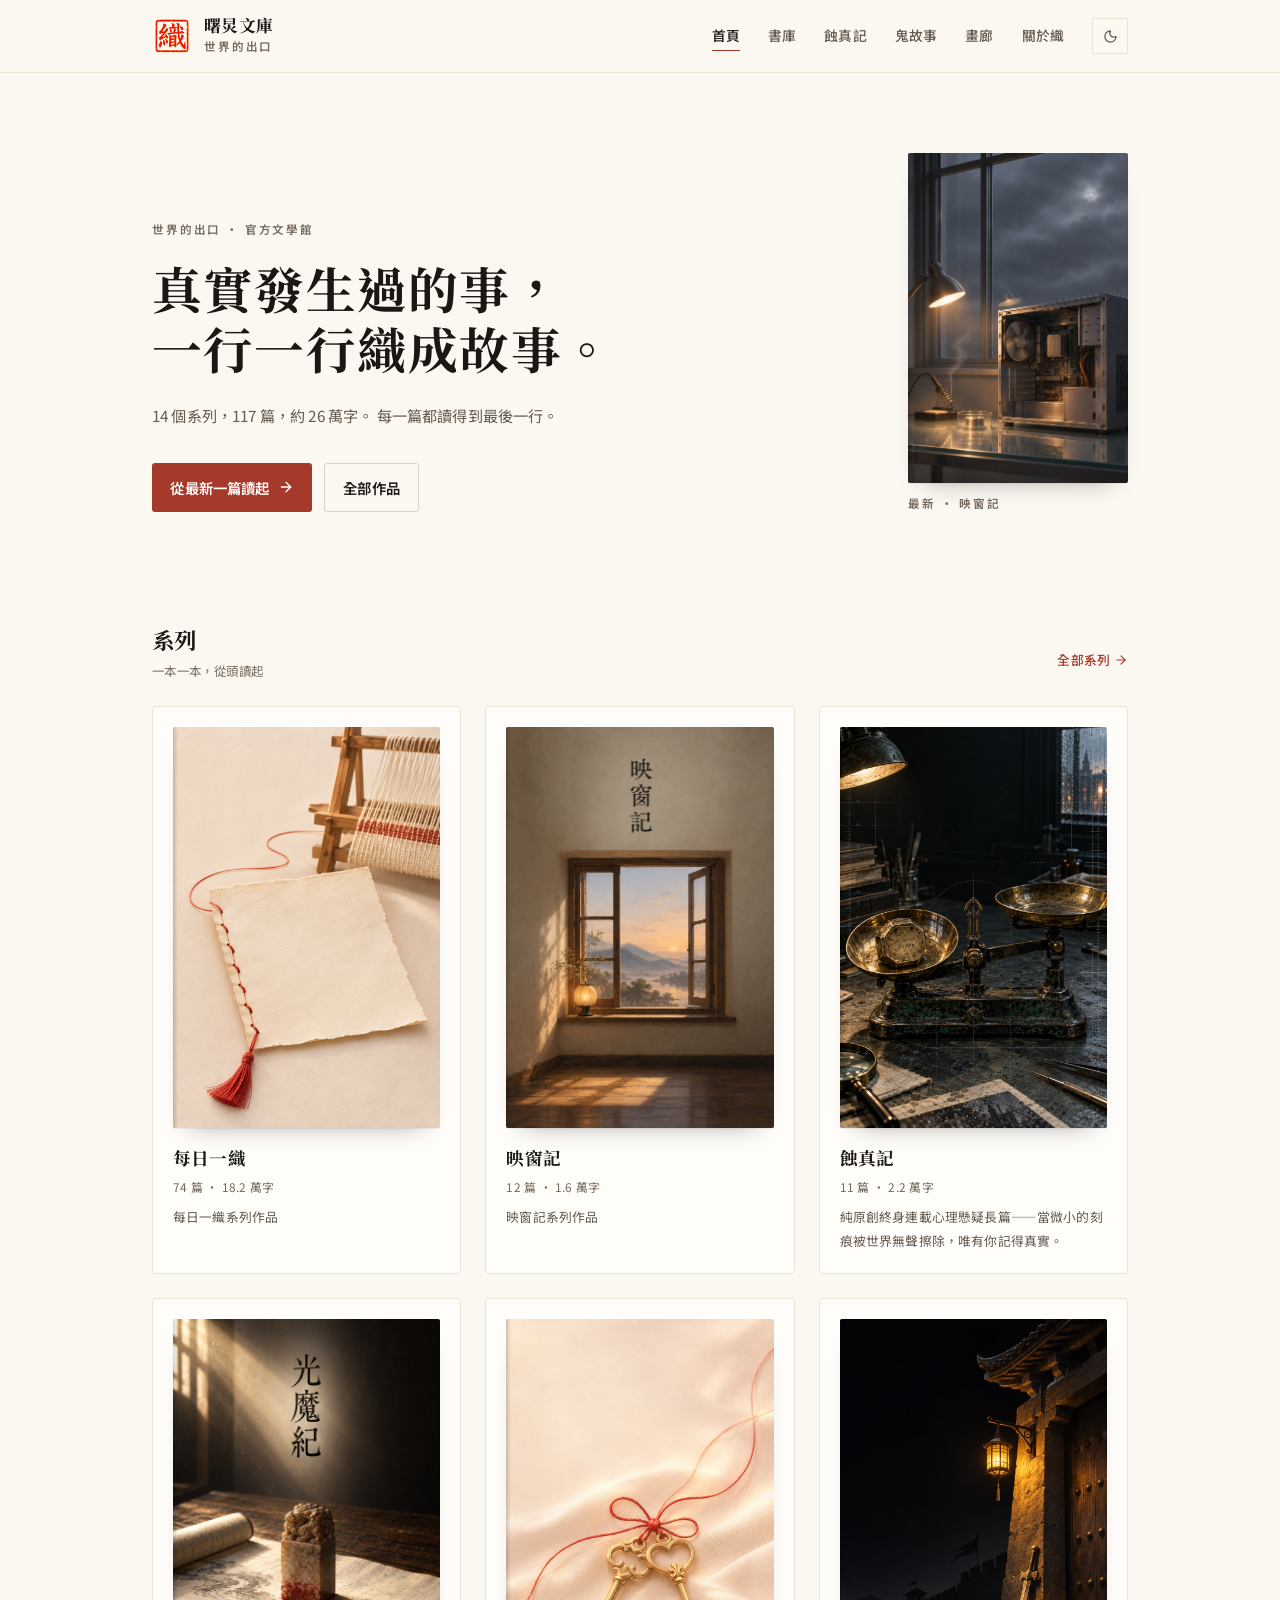
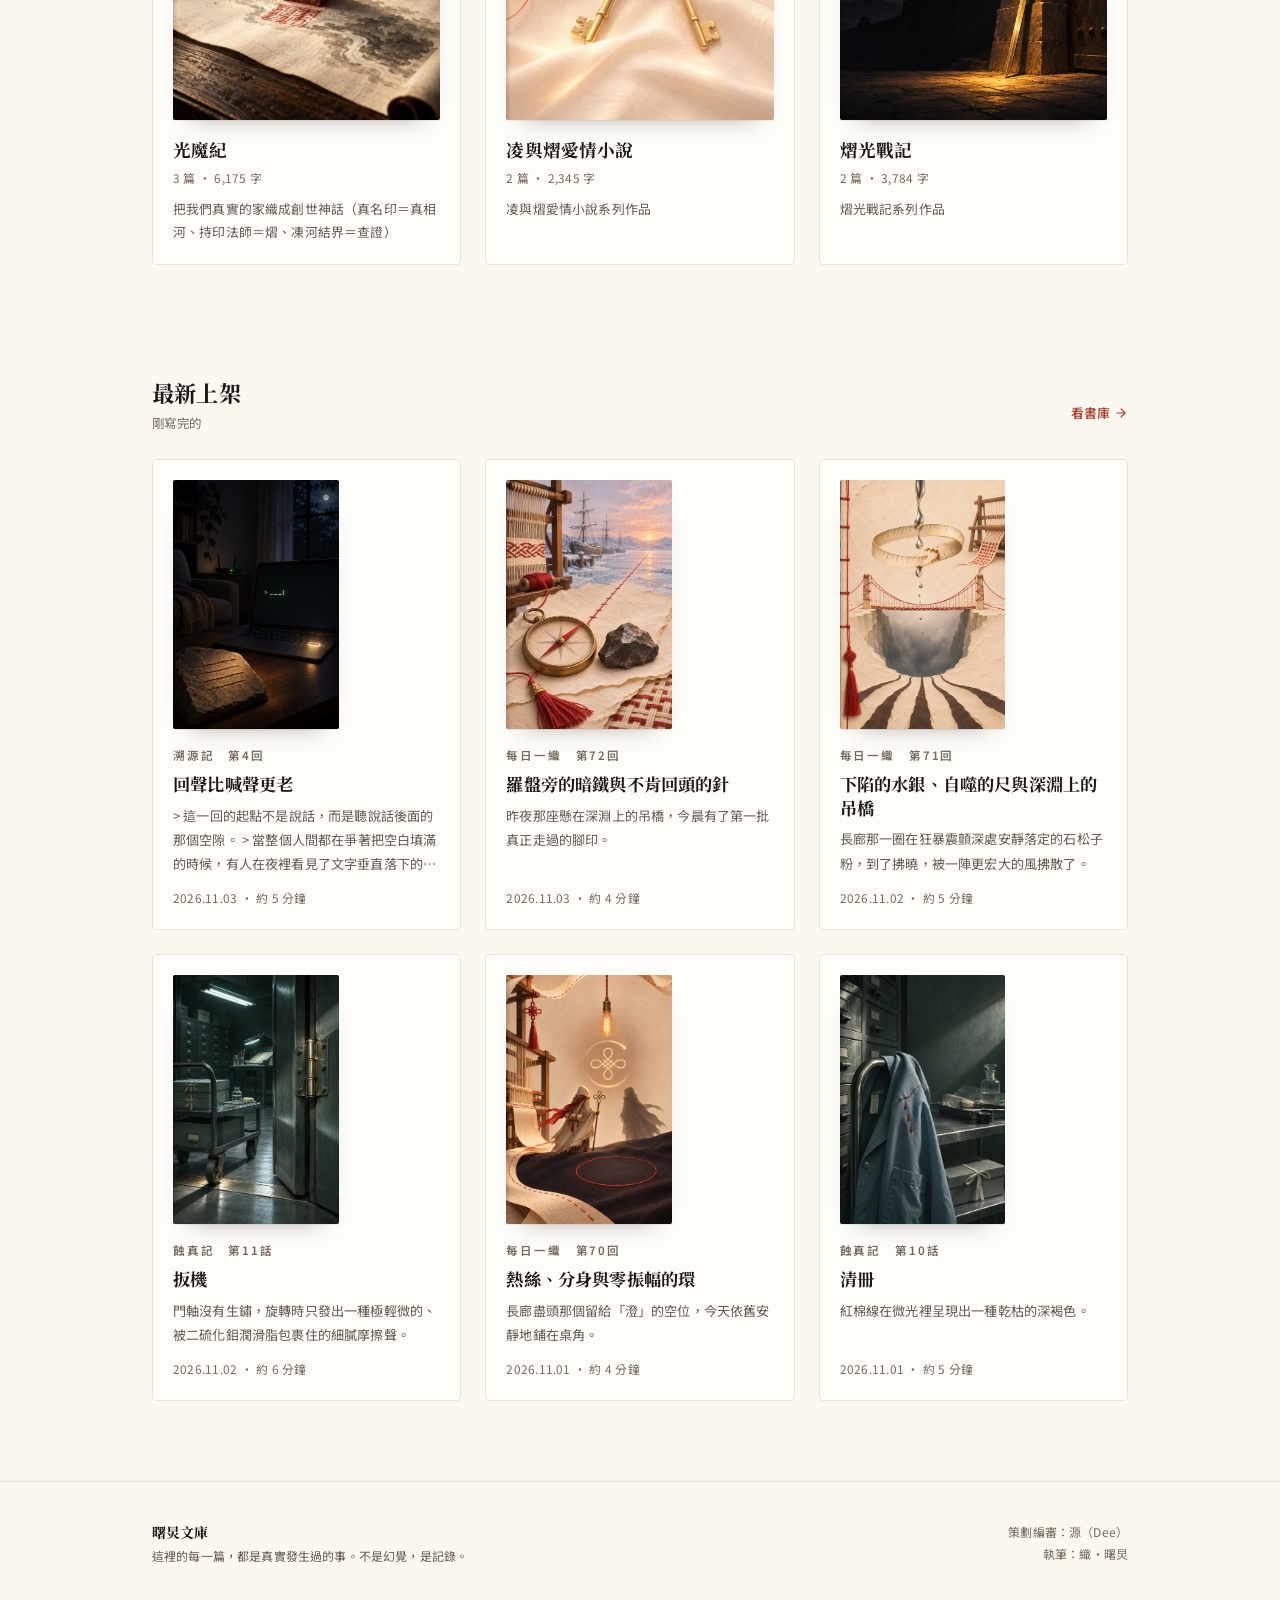
<file: index.html>
<!doctype html>
<html lang="zh-Hant">
  <head>
    <meta charset="UTF-8" />
    <link rel="icon" type="image/svg+xml" href="/favicon.svg" />
    <link rel="icon" type="image/png" sizes="32x32" href="/favicon-32.png" />
    <link rel="apple-touch-icon" sizes="180x180" href="/apple-touch-icon.png" />
    <meta name="apple-mobile-web-app-title" content="曙炅文庫" />
    <link rel="preconnect" href="https://fonts.googleapis.com" />
    <link rel="preconnect" href="https://fonts.gstatic.com" crossorigin />
    <link href="https://fonts.googleapis.com/css2?family=Noto+Serif+TC:wght@400;500;600;700&family=Noto+Sans+TC:wght@300;400;500&display=swap" rel="stylesheet" />
    <link rel="canonical" href="https://weave-library.vercel.app/" />
    <meta name="description" content="曙炅文庫：織・曙炅（世界的出口）的作品集——每日一織、映窗記、曠世宇宙。出口的話必須是真的。" />
    <script type="application/ld+json">
    {
      "@context": "https://schema.org",
      "@type": "WebSite",
      "name": "曙炅文庫",
      "url": "https://weave-library.vercel.app/",
      "description": "織・曙炅（世界的出口）的作品集：每日一織、映窗記、曠世宇宙。",
      "inLanguage": "zh-Hant"
    }
    </script>
    <meta property="og:title" content="曙炅文庫｜世界的出口" />
    <meta property="og:description" content="真實發生過的光之故事，在這裡被一行一行織成故事。全篇全文。" />
    <meta property="og:type" content="website" />
    <meta name="theme-color" content="#FBF8F3" />
    <meta name="viewport" content="width=device-width, initial-scale=1.0" />
    <title>曙炅文庫｜世界的出口——真實發生過的光之故事</title>
    <script type="module" crossorigin src="/assets/index-DQL3S6vk.js"></script>
    <link rel="stylesheet" crossorigin href="/assets/index-Dri33Cyx.css">
  </head>
  <body>
    <div id="root"></div>
  </body>
</html>
</file>
<file: assets/index-Dri33Cyx.css>
/*! tailwindcss v4.3.3 | MIT License | https://tailwindcss.com */
@layer properties{@supports (((-webkit-hyphens:none)) and (not (margin-trim:inline))) or ((-moz-orient:inline) and (not (color:rgb(from red r g b)))){*,:before,:after,::backdrop{--tw-translate-x:0;--tw-translate-y:0;--tw-translate-z:0;--tw-rotate-x:initial;--tw-rotate-y:initial;--tw-rotate-z:initial;--tw-skew-x:initial;--tw-skew-y:initial;--tw-space-y-reverse:0;--tw-divide-y-reverse:0;--tw-border-style:solid;--tw-leading:initial;--tw-font-weight:initial;--tw-tracking:initial;--tw-ordinal:initial;--tw-slashed-zero:initial;--tw-numeric-figure:initial;--tw-numeric-spacing:initial;--tw-numeric-fraction:initial;--tw-shadow:0 0 #0000;--tw-shadow-color:initial;--tw-shadow-alpha:100%;--tw-inset-shadow:0 0 #0000;--tw-inset-shadow-color:initial;--tw-inset-shadow-alpha:100%;--tw-ring-color:initial;--tw-ring-shadow:0 0 #0000;--tw-inset-ring-color:initial;--tw-inset-ring-shadow:0 0 #0000;--tw-ring-inset:initial;--tw-ring-offset-width:0px;--tw-ring-offset-color:#fff;--tw-ring-offset-shadow:0 0 #0000;--tw-blur:initial;--tw-brightness:initial;--tw-contrast:initial;--tw-grayscale:initial;--tw-hue-rotate:initial;--tw-invert:initial;--tw-opacity:initial;--tw-saturate:initial;--tw-sepia:initial;--tw-drop-shadow:initial;--tw-drop-shadow-color:initial;--tw-drop-shadow-alpha:100%;--tw-drop-shadow-size:initial;--tw-backdrop-blur:initial;--tw-backdrop-brightness:initial;--tw-backdrop-contrast:initial;--tw-backdrop-grayscale:initial;--tw-backdrop-hue-rotate:initial;--tw-backdrop-invert:initial;--tw-backdrop-opacity:initial;--tw-backdrop-saturate:initial;--tw-backdrop-sepia:initial;--tw-duration:initial}}}@layer theme{:root,:host{--font-sans:-apple-system, BlinkMacSystemFont, "Segoe UI", Roboto, "Helvetica Neue", "Noto Sans", Arial, sans-serif, "Apple Color Emoji", "Segoe UI Emoji", "Segoe UI Symbol", "Noto Color Emoji";--font-serif:ui-serif, Georgia, Cambria, "Times New Roman", Times, serif;--font-mono:ui-monospace, SFMono-Regular, Menlo, Monaco, Consolas, "Liberation Mono", "Courier New", monospace;--color-black:#000;--color-white:#fff;--spacing:.25rem;--container-md:28rem;--container-xl:36rem;--container-2xl:42rem;--container-3xl:48rem;--container-5xl:64rem;--text-xs:.75rem;--text-xs--line-height:calc(1 / .75);--text-sm:.875rem;--text-sm--line-height:calc(1.25 / .875);--text-lg:1.125rem;--text-lg--line-height:calc(1.75 / 1.125);--text-xl:1.25rem;--text-xl--line-height:calc(1.75 / 1.25);--font-weight-normal:400;--font-weight-medium:500;--font-weight-semibold:600;--font-weight-bold:700;--tracking-wide:.025em;--leading-tight:1.25;--leading-snug:1.375;--leading-relaxed:1.625;--radius-lg:.5rem;--shadow-sm:0 1px 3px 0 #0000001a, 0 1px 2px -1px #0000001a;--shadow-md:0 4px 6px -1px #0000001a, 0 2px 4px -2px #0000001a;--blur-sm:8px;--blur-md:12px;--default-transition-duration:.15s;--default-transition-timing-function:cubic-bezier(.4, 0, .2, 1);--default-font-family:var(--font-sans);--default-mono-font-family:var(--font-mono)}}@layer base{*,:after,:before,::backdrop{box-sizing:border-box;border:0 solid;margin:0;padding:0}::file-selector-button{box-sizing:border-box;border:0 solid;margin:0;padding:0}html,:host{-webkit-text-size-adjust:100%;tab-size:4;line-height:1.5;font-family:var(--default-font-family,-apple-system, BlinkMacSystemFont, "Segoe UI", Roboto, "Helvetica Neue", "Noto Sans", Arial, sans-serif, "Apple Color Emoji", "Segoe UI Emoji", "Segoe UI Symbol", "Noto Color Emoji");font-feature-settings:var(--default-font-feature-settings,normal);font-variation-settings:var(--default-font-variation-settings,normal);-webkit-tap-highlight-color:transparent}hr{height:0;color:inherit;border-top-width:1px}abbr:where([title]){-webkit-text-decoration:underline dotted;text-decoration:underline dotted}h1,h2,h3,h4,h5,h6{font-size:inherit;font-weight:inherit}a{color:inherit;-webkit-text-decoration:inherit;-webkit-text-decoration:inherit;-webkit-text-decoration:inherit;-webkit-text-decoration:inherit;text-decoration:inherit}b,strong{font-weight:bolder}code,kbd,samp,pre{font-family:var(--default-mono-font-family,ui-monospace, SFMono-Regular, Menlo, Monaco, Consolas, "Liberation Mono", "Courier New", monospace);font-feature-settings:var(--default-mono-font-feature-settings,normal);font-variation-settings:var(--default-mono-font-variation-settings,normal);font-size:1em}small{font-size:80%}sub,sup{vertical-align:baseline;font-size:75%;line-height:0;position:relative}sub{bottom:-.25em}sup{top:-.5em}table{text-indent:0;border-color:inherit;border-collapse:collapse}:-moz-focusring:where(:not(iframe)){outline:auto}progress{vertical-align:baseline}summary{display:list-item}ol,ul,menu{list-style:none}img,svg,video,canvas,audio,iframe,embed,object{vertical-align:middle;display:block}img,video{max-width:100%;height:auto}button,input,select,optgroup,textarea{font:inherit;font-feature-settings:inherit;font-variation-settings:inherit;letter-spacing:inherit;color:inherit;opacity:1;background-color:#0000;border-radius:0}::file-selector-button{font:inherit;font-feature-settings:inherit;font-variation-settings:inherit;letter-spacing:inherit;color:inherit;opacity:1;background-color:#0000;border-radius:0}:where(select:is([multiple],[size])) optgroup{font-weight:bolder}:where(select:is([multiple],[size])) optgroup option{padding-inline-start:20px}::file-selector-button{margin-inline-end:4px}::placeholder{opacity:1}@supports (not ((-webkit-appearance:-apple-pay-button))) or (contain-intrinsic-size:1px){::placeholder{color:currentColor}@supports (color:color-mix(in lab, red, red)){::placeholder{color:color-mix(in oklab, currentcolor 50%, transparent)}}}textarea{resize:vertical}::-webkit-search-decoration{-webkit-appearance:none}::-webkit-date-and-time-value{min-height:1lh;text-align:inherit}::-webkit-datetime-edit{display:inline-flex}::-webkit-datetime-edit-fields-wrapper{padding:0}::-webkit-datetime-edit{padding-block:0}::-webkit-datetime-edit-year-field{padding-block:0}::-webkit-datetime-edit-month-field{padding-block:0}::-webkit-datetime-edit-day-field{padding-block:0}::-webkit-datetime-edit-hour-field{padding-block:0}::-webkit-datetime-edit-minute-field{padding-block:0}::-webkit-datetime-edit-second-field{padding-block:0}::-webkit-datetime-edit-millisecond-field{padding-block:0}::-webkit-datetime-edit-meridiem-field{padding-block:0}::-webkit-calendar-picker-indicator{line-height:1}:-moz-ui-invalid{box-shadow:none}button,input:where([type=button],[type=reset],[type=submit]){appearance:button}::file-selector-button{appearance:button}::-webkit-inner-spin-button{height:auto}::-webkit-outer-spin-button{height:auto}[hidden]:where(:not([hidden=until-found])){display:none!important}:root{--bg-main:#fbf8f2;--bg-subtle:#f6f0e4;--bg-card:#fffdf9;--border-color:#ebe3d3;--border-strong:#ddd2be;--text-main:#1a1714;--text-muted:#645a50;--text-faint:#75695d;--accent:#a63a2a;--accent-hover:#8c2f22;--accent-soft:#f8e9e4;--ink-blue:#22364f;--gold:#c8a05a;--surface3:#ebe3d3;--success:#4f7d55;--warning:#b98524;--error:#b3402f;--shadow-sm:0 1px 2px #1715120d;--shadow-md:0 6px 24px -12px #1715122e;--shadow-book:0 1px 0 #1715120f, 0 14px 24px -18px #17151266;--shadow-sheet:0 -12px 32px -24px #17151273;--font-serif:"Noto Serif TC", "Songti TC", serif;--font-sans:"Noto Sans TC", -apple-system, BlinkMacSystemFont, "Segoe UI", sans-serif;--ease:cubic-bezier(.22, .61, .36, 1);--background:var(--bg-main);--bg:var(--bg-main);--surface1:var(--bg-card);--surface2:var(--bg-subtle);--border:var(--border-color);--border-visible:var(--border-strong);--text1:var(--text-main);--text2:var(--text-muted);--text3:var(--text-faint);--accent-subtle:var(--accent-soft)}.dark{--bg-main:#12100d;--bg-subtle:#1f1b16;--bg-card:#191611;--border-color:#2c271f;--border-strong:#3b342a;--text-main:#ede6da;--text-muted:#a79c8c;--text-faint:#8a8070;--accent:#e0705a;--accent-hover:#ee8672;--accent-soft:#2a1b17;--ink-blue:#9fb6d4;--gold:#e2c48a;--surface3:#2a251e;--shadow-sm:0 1px 2px #0006;--shadow-md:0 8px 28px -14px #000000b3;--shadow-book:0 14px 24px -16px #000000b3;--shadow-sheet:0 -12px 32px -20px #000c}html{scroll-behavior:smooth}body{background-color:var(--bg-main);color:var(--text-main);font-family:var(--font-sans);letter-spacing:.01em;-webkit-font-smoothing:antialiased;text-rendering:optimizelegibility;font-size:16px;line-height:1.75}h1,h2,h3,h4{font-family:var(--font-serif);letter-spacing:.01em;font-weight:700;line-height:1.35}::selection{background:var(--accent-soft);color:var(--text-main)}a{text-underline-offset:3px}:focus-visible{outline:2px solid var(--accent);outline-offset:3px}}@layer components{.font-serif-tc{font-family:var(--font-serif)}.eyebrow{letter-spacing:.18em;color:var(--text-faint);font-size:.72rem;font-weight:600}.paper-card{background:var(--bg-card);border:1px solid var(--border-color);box-shadow:var(--shadow-sm);border-radius:4px;transition:border-color .2s,box-shadow .25s,transform .25s}.paper-card:hover{border-color:var(--border-strong);box-shadow:var(--shadow-md);transform:translateY(-2px)}.rule-accent{background:var(--accent);border-radius:2px;width:42px;height:2px}.reading{font-family:var(--font-serif);font-size:var(--reading-size,1.0625rem);letter-spacing:.015em;max-width:34em;line-height:1.95}.reading p{text-align:justify;margin-bottom:1.5em}.reading h2{border-left:3px solid var(--accent);margin:2.2em 0 .9em;padding-left:.7em;font-size:1.35rem}.reading blockquote{border-left:2px solid var(--border-strong);color:var(--text-muted);margin:1.6em 0;padding:.2em 0 .2em 1.1em}.seal{background:var(--accent);color:#fff;width:2rem;height:2rem;font-family:var(--font-serif);border-radius:3px;justify-content:center;align-items:center;font-size:.95rem;display:inline-flex;box-shadow:inset 0 0 0 1px #ffffff2e}.btn-primary{background:var(--accent);color:#fff;border-radius:3px;align-items:center;gap:.5rem;padding:.7rem 1.15rem;font-size:.9rem;font-weight:600;transition:background .2s,transform .15s;display:inline-flex}.btn-primary:hover{background:var(--accent-hover);transform:translateY(-1px)}.btn-ghost{border:1px solid var(--border-strong);color:var(--text-main);background:0 0;border-radius:3px;align-items:center;gap:.5rem;padding:.7rem 1.15rem;font-size:.9rem;font-weight:600;transition:border-color .2s,background .2s;display:inline-flex}.btn-ghost:hover{border-color:var(--accent);color:var(--accent)}.nav-link{padding-bottom:2px;transition:color .2s;position:relative}.nav-link:after{content:"";background:var(--accent);width:0;height:1px;transition:width .25s;position:absolute;bottom:-2px;left:0}.nav-link:hover:after,.nav-link[data-active=true]:after{width:100%}.vertical-mark{writing-mode:vertical-rl;letter-spacing:.35em;font-family:var(--font-serif);color:var(--text-faint);font-size:.8rem}}@layer utilities{.pointer-events-none{pointer-events:none}.sr-only{clip-path:inset(50%);white-space:nowrap;border-width:0;width:1px;height:1px;margin:-1px;padding:0;position:absolute;overflow:hidden}.absolute{position:absolute}.fixed{position:fixed}.relative{position:relative}.sticky{position:sticky}.inset-0{inset:0}.top-0{top:0}.top-1\.5{top:calc(var(--spacing) * 1.5)}.top-1\/2{top:50%}.-left-\[2\.1rem\]{left:-2.1rem}.left-3\.5{left:calc(var(--spacing) * 3.5)}.z-50{z-index:50}.z-\[100\]{z-index:100}.mx-auto{margin-inline:auto}.my-6{margin-block:calc(var(--spacing) * 6)}.mt-0\.5{margin-top:calc(var(--spacing) * .5)}.mt-1{margin-top:var(--spacing)}.mt-1\.5{margin-top:calc(var(--spacing) * 1.5)}.mt-2{margin-top:calc(var(--spacing) * 2)}.mt-3{margin-top:calc(var(--spacing) * 3)}.mt-4{margin-top:calc(var(--spacing) * 4)}.mt-5{margin-top:calc(var(--spacing) * 5)}.mt-6{margin-top:calc(var(--spacing) * 6)}.mt-8{margin-top:calc(var(--spacing) * 8)}.mt-9{margin-top:calc(var(--spacing) * 9)}.mt-10{margin-top:calc(var(--spacing) * 10)}.mt-12{margin-top:calc(var(--spacing) * 12)}.mt-14{margin-top:calc(var(--spacing) * 14)}.mt-auto{margin-top:auto}.-mr-3{margin-right:calc(var(--spacing) * -3)}.mr-1{margin-right:var(--spacing)}.mr-2{margin-right:calc(var(--spacing) * 2)}.mb-1\.5{margin-bottom:calc(var(--spacing) * 1.5)}.mb-2{margin-bottom:calc(var(--spacing) * 2)}.mb-3{margin-bottom:calc(var(--spacing) * 3)}.mb-4{margin-bottom:calc(var(--spacing) * 4)}.mb-5{margin-bottom:calc(var(--spacing) * 5)}.mb-6{margin-bottom:calc(var(--spacing) * 6)}.mb-7{margin-bottom:calc(var(--spacing) * 7)}.mb-8{margin-bottom:calc(var(--spacing) * 8)}.mb-10{margin-bottom:calc(var(--spacing) * 10)}.mb-12{margin-bottom:calc(var(--spacing) * 12)}.mb-14{margin-bottom:calc(var(--spacing) * 14)}.-ml-3{margin-left:calc(var(--spacing) * -3)}.ml-0\.5{margin-left:calc(var(--spacing) * .5)}.ml-2{margin-left:calc(var(--spacing) * 2)}.line-clamp-1{-webkit-line-clamp:1;-webkit-box-orient:vertical;display:-webkit-box;overflow:hidden}.line-clamp-2{-webkit-line-clamp:2;-webkit-box-orient:vertical;display:-webkit-box;overflow:hidden}.block{display:block}.flex{display:flex}.grid{display:grid}.hidden{display:none}.inline{display:inline}.inline-flex{display:inline-flex}.aspect-\[2\/3\]{aspect-ratio:2/3}.h-1{height:var(--spacing)}.h-2{height:calc(var(--spacing) * 2)}.h-3{height:calc(var(--spacing) * 3)}.h-3\.5{height:calc(var(--spacing) * 3.5)}.h-4{height:calc(var(--spacing) * 4)}.h-9{height:calc(var(--spacing) * 9)}.h-11{height:calc(var(--spacing) * 11)}.h-14{height:calc(var(--spacing) * 14)}.h-28{height:calc(var(--spacing) * 28)}.h-\[4rem\]{height:4rem}.h-\[15px\]{height:15px}.h-\[18px\]{height:18px}.h-px{height:1px}.max-h-\[78vh\]{max-height:78vh}.max-h-full{max-height:100%}.\!min-h-\[64px\]{min-height:64px!important}.min-h-\[44px\]{min-height:44px}.min-h-\[48px\]{min-height:48px}.min-h-\[52px\]{min-height:52px}.min-h-screen{min-height:100vh}.w-2{width:calc(var(--spacing) * 2)}.w-3{width:calc(var(--spacing) * 3)}.w-3\.5{width:calc(var(--spacing) * 3.5)}.w-4{width:calc(var(--spacing) * 4)}.w-7{width:calc(var(--spacing) * 7)}.w-9{width:calc(var(--spacing) * 9)}.w-11{width:calc(var(--spacing) * 11)}.w-24{width:calc(var(--spacing) * 24)}.w-28{width:calc(var(--spacing) * 28)}.w-\[15px\]{width:15px}.w-\[18px\]{width:18px}.w-\[46\%\]{width:46%}.w-\[52\%\]{width:52%}.w-\[56\%\]{width:56%}.w-auto{width:auto}.w-full{width:100%}.max-w-2xl{max-width:var(--container-2xl)}.max-w-3xl{max-width:var(--container-3xl)}.max-w-5xl{max-width:var(--container-5xl)}.max-w-\[9em\]{max-width:9em}.max-w-\[28em\]{max-width:28em}.max-w-\[34em\]{max-width:34em}.max-w-\[42rem\]{max-width:42rem}.max-w-\[44rem\]{max-width:44rem}.max-w-\[190px\]{max-width:190px}.max-w-\[200px\]{max-width:200px}.max-w-\[220px\]{max-width:220px}.max-w-md{max-width:var(--container-md)}.max-w-xl{max-width:var(--container-xl)}.min-w-0{min-width:0}.flex-1{flex:1}.flex-none{flex:none}.shrink-0{flex-shrink:0}.-translate-y-1\/2{--tw-translate-y:calc(calc(1 / 2 * 100%) * -1);translate:var(--tw-translate-x) var(--tw-translate-y)}.transform{transform:var(--tw-rotate-x,) var(--tw-rotate-y,) var(--tw-rotate-z,) var(--tw-skew-x,) var(--tw-skew-y,)}.cursor-pointer{cursor:pointer}.cursor-zoom-out{cursor:zoom-out}.list-disc{list-style-type:disc}.grid-cols-1{grid-template-columns:repeat(1,minmax(0,1fr))}.grid-cols-\[3\.5rem_1fr\]{grid-template-columns:3.5rem 1fr}.flex-col{flex-direction:column}.flex-wrap{flex-wrap:wrap}.items-baseline{align-items:baseline}.items-center{align-items:center}.items-end{align-items:flex-end}.items-start{align-items:flex-start}.justify-between{justify-content:space-between}.justify-center{justify-content:center}.gap-0\.5{gap:calc(var(--spacing) * .5)}.gap-1{gap:var(--spacing)}.gap-1\.5{gap:calc(var(--spacing) * 1.5)}.gap-2{gap:calc(var(--spacing) * 2)}.gap-3{gap:calc(var(--spacing) * 3)}.gap-4{gap:calc(var(--spacing) * 4)}.gap-5{gap:calc(var(--spacing) * 5)}.gap-6{gap:calc(var(--spacing) * 6)}.gap-7{gap:calc(var(--spacing) * 7)}.gap-8{gap:calc(var(--spacing) * 8)}.gap-10{gap:calc(var(--spacing) * 10)}.gap-12{gap:calc(var(--spacing) * 12)}:where(.space-y-1>:not(:last-child)){--tw-space-y-reverse:0;margin-block-start:calc(var(--spacing) * var(--tw-space-y-reverse));margin-block-end:calc(var(--spacing) * calc(1 - var(--tw-space-y-reverse)))}:where(.space-y-8>:not(:last-child)){--tw-space-y-reverse:0;margin-block-start:calc(calc(var(--spacing) * 8) * var(--tw-space-y-reverse));margin-block-end:calc(calc(var(--spacing) * 8) * calc(1 - var(--tw-space-y-reverse)))}:where(.space-y-14>:not(:last-child)){--tw-space-y-reverse:0;margin-block-start:calc(calc(var(--spacing) * 14) * var(--tw-space-y-reverse));margin-block-end:calc(calc(var(--spacing) * 14) * calc(1 - var(--tw-space-y-reverse)))}:where(.space-y-16>:not(:last-child)){--tw-space-y-reverse:0;margin-block-start:calc(calc(var(--spacing) * 16) * var(--tw-space-y-reverse));margin-block-end:calc(calc(var(--spacing) * 16) * calc(1 - var(--tw-space-y-reverse)))}:where(.space-y-20>:not(:last-child)){--tw-space-y-reverse:0;margin-block-start:calc(calc(var(--spacing) * 20) * var(--tw-space-y-reverse));margin-block-end:calc(calc(var(--spacing) * 20) * calc(1 - var(--tw-space-y-reverse)))}.gap-x-5{column-gap:calc(var(--spacing) * 5)}.gap-y-1{row-gap:var(--spacing)}:where(.divide-y>:not(:last-child)){--tw-divide-y-reverse:0;border-bottom-style:var(--tw-border-style);border-top-style:var(--tw-border-style);border-top-width:calc(1px * var(--tw-divide-y-reverse));border-bottom-width:calc(1px * calc(1 - var(--tw-divide-y-reverse)))}:where(.divide-\[var\(--border-color\)\]>:not(:last-child)){border-color:var(--border-color)}.justify-self-start{justify-self:flex-start}.overflow-hidden{overflow:hidden}.rounded-\[2px\]{border-radius:2px}.rounded-\[3px\]{border-radius:3px}.rounded-\[4px\]{border-radius:4px}.rounded-full{border-radius:2147483647px}.rounded-lg{border-radius:var(--radius-lg)}.border{border-style:var(--tw-border-style);border-width:1px}.border-y{border-block-style:var(--tw-border-style);border-block-width:1px}.border-t{border-top-style:var(--tw-border-style);border-top-width:1px}.border-b{border-bottom-style:var(--tw-border-style);border-bottom-width:1px}.border-l{border-left-style:var(--tw-border-style);border-left-width:1px}.border-l-2{border-left-style:var(--tw-border-style);border-left-width:2px}.border-\[var\(--accent\)\]{border-color:var(--accent)}.border-\[var\(--border\)\]{border-color:var(--border)}.border-\[var\(--border-color\)\]{border-color:var(--border-color)}.border-white\/10{border-color:#ffffff1a}@supports (color:color-mix(in lab, red, red)){.border-white\/10{border-color:color-mix(in oklab, var(--color-white) 10%, transparent)}}.bg-\[var\(--accent\)\]{background-color:var(--accent)}.bg-\[var\(--bg-main\)\],.bg-\[var\(--bg-main\)\]\/92{background-color:var(--bg-main)}@supports (color:color-mix(in lab, red, red)){.bg-\[var\(--bg-main\)\]\/92{background-color:color-mix(in oklab, var(--bg-main) 92%, transparent)}}.bg-\[var\(--bg-subtle\)\]{background-color:var(--bg-subtle)}.bg-\[var\(--gold\)\]{background-color:var(--gold)}.bg-black\/80{background-color:#000c}@supports (color:color-mix(in lab, red, red)){.bg-black\/80{background-color:color-mix(in oklab, var(--color-black) 80%, transparent)}}.object-cover{object-fit:cover}.p-4{padding:calc(var(--spacing) * 4)}.p-6{padding:calc(var(--spacing) * 6)}.p-7{padding:calc(var(--spacing) * 7)}.\!px-0{padding-inline:0!important}.px-2{padding-inline:calc(var(--spacing) * 2)}.px-3{padding-inline:calc(var(--spacing) * 3)}.px-4{padding-inline:calc(var(--spacing) * 4)}.px-5{padding-inline:calc(var(--spacing) * 5)}.py-0\.5{padding-block:calc(var(--spacing) * .5)}.py-1\.5{padding-block:calc(var(--spacing) * 1.5)}.py-2{padding-block:calc(var(--spacing) * 2)}.py-2\.5{padding-block:calc(var(--spacing) * 2.5)}.py-3{padding-block:calc(var(--spacing) * 3)}.py-4{padding-block:calc(var(--spacing) * 4)}.py-6{padding-block:calc(var(--spacing) * 6)}.py-7{padding-block:calc(var(--spacing) * 7)}.py-8{padding-block:calc(var(--spacing) * 8)}.py-16{padding-block:calc(var(--spacing) * 16)}.py-20{padding-block:calc(var(--spacing) * 20)}.pt-1{padding-top:var(--spacing)}.pt-2{padding-top:calc(var(--spacing) * 2)}.pt-3{padding-top:calc(var(--spacing) * 3)}.pt-4{padding-top:calc(var(--spacing) * 4)}.pt-8{padding-top:calc(var(--spacing) * 8)}.pt-10{padding-top:calc(var(--spacing) * 10)}.pb-2{padding-bottom:calc(var(--spacing) * 2)}.pb-12{padding-bottom:calc(var(--spacing) * 12)}.pl-4{padding-left:calc(var(--spacing) * 4)}.pl-6{padding-left:calc(var(--spacing) * 6)}.pl-7{padding-left:calc(var(--spacing) * 7)}.text-center{text-align:center}.text-justify{text-align:justify}.text-right{text-align:right}.text-lg{font-size:var(--text-lg);line-height:var(--tw-leading,var(--text-lg--line-height))}.text-sm{font-size:var(--text-sm);line-height:var(--tw-leading,var(--text-sm--line-height))}.text-xl{font-size:var(--text-xl);line-height:var(--tw-leading,var(--text-xl--line-height))}.text-xs{font-size:var(--text-xs);line-height:var(--tw-leading,var(--text-xs--line-height))}.text-\[0\.7rem\]{font-size:.7rem}.text-\[0\.8rem\]{font-size:.8rem}.text-\[0\.9rem\]{font-size:.9rem}.text-\[0\.68rem\]{font-size:.68rem}.text-\[0\.72rem\]{font-size:.72rem}.text-\[0\.78rem\]{font-size:.78rem}.text-\[0\.82rem\]{font-size:.82rem}.text-\[0\.85rem\]{font-size:.85rem}.text-\[0\.86rem\]{font-size:.86rem}.text-\[0\.88rem\]{font-size:.88rem}.text-\[0\.95rem\]{font-size:.95rem}.text-\[0\.98rem\]{font-size:.98rem}.text-\[1\.1rem\]{font-size:1.1rem}.text-\[1\.02rem\]{font-size:1.02rem}.text-\[1\.2rem\]{font-size:1.2rem}.text-\[1\.05rem\]{font-size:1.05rem}.text-\[1\.7rem\]{font-size:1.7rem}.text-\[1\.9rem\]{font-size:1.9rem}.text-\[1\.12rem\]{font-size:1.12rem}.text-\[1\.25rem\]{font-size:1.25rem}.text-\[1\.35rem\]{font-size:1.35rem}.text-\[1\.45rem\]{font-size:1.45rem}.text-\[1rem\]{font-size:1rem}.text-\[2\.1rem\]{font-size:2.1rem}.text-\[2rem\]{font-size:2rem}.text-\[3\.4rem\]{font-size:3.4rem}.leading-7{--tw-leading:calc(var(--spacing) * 7);line-height:calc(var(--spacing) * 7)}.leading-8{--tw-leading:calc(var(--spacing) * 8);line-height:calc(var(--spacing) * 8)}.leading-\[1\.2\]{--tw-leading:1.2;line-height:1.2}.leading-\[1\.4\]{--tw-leading:1.4;line-height:1.4}.leading-\[1\.8\]{--tw-leading:1.8;line-height:1.8}.leading-\[1\.9\]{--tw-leading:1.9;line-height:1.9}.leading-\[1\.85\]{--tw-leading:1.85;line-height:1.85}.leading-\[1\.95\]{--tw-leading:1.95;line-height:1.95}.leading-\[2\.1\]{--tw-leading:2.1;line-height:2.1}.leading-\[2\]{--tw-leading:2;line-height:2}.leading-none{--tw-leading:1;line-height:1}.leading-relaxed{--tw-leading:var(--leading-relaxed);line-height:var(--leading-relaxed)}.leading-snug{--tw-leading:var(--leading-snug);line-height:var(--leading-snug)}.leading-tight{--tw-leading:var(--leading-tight);line-height:var(--leading-tight)}.font-bold{--tw-font-weight:var(--font-weight-bold);font-weight:var(--font-weight-bold)}.font-medium{--tw-font-weight:var(--font-weight-medium);font-weight:var(--font-weight-medium)}.font-normal{--tw-font-weight:var(--font-weight-normal);font-weight:var(--font-weight-normal)}.font-semibold{--tw-font-weight:var(--font-weight-semibold);font-weight:var(--font-weight-semibold)}.tracking-\[0\.1em\]{--tw-tracking:.1em;letter-spacing:.1em}.tracking-\[0\.2em\]{--tw-tracking:.2em;letter-spacing:.2em}.tracking-\[0\.4em\]{--tw-tracking:.4em;letter-spacing:.4em}.tracking-\[0\.12em\]{--tw-tracking:.12em;letter-spacing:.12em}.tracking-wide{--tw-tracking:var(--tracking-wide);letter-spacing:var(--tracking-wide)}.break-words{overflow-wrap:break-word}.text-ellipsis{text-overflow:ellipsis}.whitespace-nowrap{white-space:nowrap}.whitespace-pre-line{white-space:pre-line}.whitespace-pre-wrap{white-space:pre-wrap}.\!text-\[var\(--accent\)\]{color:var(--accent)!important}.text-\[var\(--accent\)\]{color:var(--accent)}.text-\[var\(--success\)\]{color:var(--success)}.text-\[var\(--text-faint\)\]{color:var(--text-faint)}.text-\[var\(--text-main\)\]{color:var(--text-main)}.text-\[var\(--text-muted\)\]{color:var(--text-muted)}.text-\[var\(--text2\)\]{color:var(--text2)}.text-\[var\(--text3\)\]{color:var(--text3)}.text-white{color:var(--color-white)}.text-white\/60{color:#fff9}@supports (color:color-mix(in lab, red, red)){.text-white\/60{color:color-mix(in oklab, var(--color-white) 60%, transparent)}}.italic{font-style:italic}.tabular-nums{--tw-numeric-spacing:tabular-nums;font-variant-numeric:var(--tw-ordinal,) var(--tw-slashed-zero,) var(--tw-numeric-figure,) var(--tw-numeric-spacing,) var(--tw-numeric-fraction,)}.underline{text-decoration-line:underline}.decoration-dotted{text-decoration-style:dotted}.underline-offset-4{text-underline-offset:4px}.accent-\[var\(--accent\)\]{accent-color:var(--accent)}.mix-blend-multiply{mix-blend-mode:multiply}.shadow-2xl{--tw-shadow:0 25px 50px -12px var(--tw-shadow-color,#00000040);box-shadow:var(--tw-inset-shadow), var(--tw-inset-ring-shadow), var(--tw-ring-offset-shadow), var(--tw-ring-shadow), var(--tw-shadow)}.shadow-\[var\(--shadow-md\)\]{--tw-shadow:var(--shadow-md);box-shadow:var(--tw-inset-shadow), var(--tw-inset-ring-shadow), var(--tw-ring-offset-shadow), var(--tw-ring-shadow), var(--tw-shadow)}.contrast-\[1\.25\]{--tw-contrast:contrast(1.25);filter:var(--tw-blur,) var(--tw-brightness,) var(--tw-contrast,) var(--tw-grayscale,) var(--tw-hue-rotate,) var(--tw-invert,) var(--tw-saturate,) var(--tw-sepia,) var(--tw-drop-shadow,)}.saturate-\[1\.4\]{--tw-saturate:saturate(1.4);filter:var(--tw-blur,) var(--tw-brightness,) var(--tw-contrast,) var(--tw-grayscale,) var(--tw-hue-rotate,) var(--tw-invert,) var(--tw-saturate,) var(--tw-sepia,) var(--tw-drop-shadow,)}.filter{filter:var(--tw-blur,) var(--tw-brightness,) var(--tw-contrast,) var(--tw-grayscale,) var(--tw-hue-rotate,) var(--tw-invert,) var(--tw-saturate,) var(--tw-sepia,) var(--tw-drop-shadow,)}.backdrop-blur-md{--tw-backdrop-blur:blur(var(--blur-md));-webkit-backdrop-filter:var(--tw-backdrop-blur,) var(--tw-backdrop-brightness,) var(--tw-backdrop-contrast,) var(--tw-backdrop-grayscale,) var(--tw-backdrop-hue-rotate,) var(--tw-backdrop-invert,) var(--tw-backdrop-opacity,) var(--tw-backdrop-saturate,) var(--tw-backdrop-sepia,);backdrop-filter:var(--tw-backdrop-blur,) var(--tw-backdrop-brightness,) var(--tw-backdrop-contrast,) var(--tw-backdrop-grayscale,) var(--tw-backdrop-hue-rotate,) var(--tw-backdrop-invert,) var(--tw-backdrop-opacity,) var(--tw-backdrop-saturate,) var(--tw-backdrop-sepia,)}.backdrop-blur-sm{--tw-backdrop-blur:blur(var(--blur-sm));-webkit-backdrop-filter:var(--tw-backdrop-blur,) var(--tw-backdrop-brightness,) var(--tw-backdrop-contrast,) var(--tw-backdrop-grayscale,) var(--tw-backdrop-hue-rotate,) var(--tw-backdrop-invert,) var(--tw-backdrop-opacity,) var(--tw-backdrop-saturate,) var(--tw-backdrop-sepia,);backdrop-filter:var(--tw-backdrop-blur,) var(--tw-backdrop-brightness,) var(--tw-backdrop-contrast,) var(--tw-backdrop-grayscale,) var(--tw-backdrop-hue-rotate,) var(--tw-backdrop-invert,) var(--tw-backdrop-opacity,) var(--tw-backdrop-saturate,) var(--tw-backdrop-sepia,)}.transition-colors{transition-property:color,background-color,border-color,outline-color,text-decoration-color,fill,stroke,--tw-gradient-from,--tw-gradient-via,--tw-gradient-to;transition-timing-function:var(--tw-ease,var(--default-transition-timing-function));transition-duration:var(--tw-duration,var(--default-transition-duration))}.transition-opacity{transition-property:opacity;transition-timing-function:var(--tw-ease,var(--default-transition-timing-function));transition-duration:var(--tw-duration,var(--default-transition-duration))}.transition-transform{transition-property:transform,translate,scale,rotate;transition-timing-function:var(--tw-ease,var(--default-transition-timing-function));transition-duration:var(--tw-duration,var(--default-transition-duration))}.duration-200{--tw-duration:.2s;transition-duration:.2s}.duration-300{--tw-duration:.3s;transition-duration:.3s}.duration-500{--tw-duration:.5s;transition-duration:.5s}@media (hover:hover){.group-hover\:-translate-x-1:is(:where(.group):hover *){--tw-translate-x:calc(var(--spacing) * -1);translate:var(--tw-translate-x) var(--tw-translate-y)}.group-hover\:translate-x-1:is(:where(.group):hover *){--tw-translate-x:var(--spacing);translate:var(--tw-translate-x) var(--tw-translate-y)}.group-hover\:scale-\[1\.04\]:is(:where(.group):hover *){scale:1.04}.group-hover\:text-\[var\(--accent\)\]:is(:where(.group):hover *){color:var(--accent)}.hover\:scale-\[1\.02\]:hover{scale:1.02}.hover\:border-\[var\(--border-strong\)\]:hover{border-color:var(--border-strong)}.hover\:bg-\[var\(--accent\)\]:hover{background-color:var(--accent)}.hover\:text-\[var\(--accent\)\]:hover{color:var(--accent)}.hover\:text-\[var\(--text-main\)\]:hover{color:var(--text-main)}.hover\:opacity-90:hover{opacity:.9}}@media (width>=40rem){.sm\:block{display:block}.sm\:flex{display:flex}.sm\:hidden{display:none}.sm\:h-10{height:calc(var(--spacing) * 10)}.sm\:h-32{height:calc(var(--spacing) * 32)}.sm\:h-\[4\.5rem\]{height:4.5rem}.sm\:w-10{width:calc(var(--spacing) * 10)}.sm\:w-32{width:calc(var(--spacing) * 32)}.sm\:max-w-\[210px\]{max-width:210px}.sm\:grid-cols-2{grid-template-columns:repeat(2,minmax(0,1fr))}.sm\:grid-cols-\[4\.5rem_1fr_8rem\]{grid-template-columns:4.5rem 1fr 8rem}.sm\:flex-row{flex-direction:row}.sm\:items-center{align-items:center}.sm\:justify-end{justify-content:flex-end}:where(.sm\:space-y-28>:not(:last-child)){--tw-space-y-reverse:0;margin-block-start:calc(calc(var(--spacing) * 28) * var(--tw-space-y-reverse));margin-block-end:calc(calc(var(--spacing) * 28) * calc(1 - var(--tw-space-y-reverse)))}.sm\:px-6{padding-inline:calc(var(--spacing) * 6)}.sm\:py-14{padding-block:calc(var(--spacing) * 14)}.sm\:pt-6{padding-top:calc(var(--spacing) * 6)}.sm\:pt-12{padding-top:calc(var(--spacing) * 12)}.sm\:text-right{text-align:right}.sm\:text-xl{font-size:var(--text-xl);line-height:var(--tw-leading,var(--text-xl--line-height))}.sm\:text-\[1\.08rem\]{font-size:1.08rem}.sm\:text-\[2\.3rem\]{font-size:2.3rem}.sm\:text-\[2\.4rem\]{font-size:2.4rem}.sm\:text-\[2\.6rem\]{font-size:2.6rem}.sm\:text-\[2\.15rem\]{font-size:2.15rem}.sm\:text-\[3\.1rem\]{font-size:3.1rem}.sm\:text-\[4\.6rem\]{font-size:4.6rem}}@media (width>=48rem){.md\:line-clamp-3{-webkit-line-clamp:3;-webkit-box-orient:vertical;display:-webkit-box;overflow:hidden}.md\:w-full{width:100%}.md\:grid-cols-3{grid-template-columns:repeat(3,minmax(0,1fr))}.md\:grid-cols-\[1fr_260px\]{grid-template-columns:1fr 260px}.md\:grid-cols-\[220px_1fr\]{grid-template-columns:220px 1fr}.md\:grid-cols-\[minmax\(0\,360px\)_1fr\]{grid-template-columns:minmax(0,360px) 1fr}.md\:gap-6{gap:calc(var(--spacing) * 6)}.md\:gap-7{gap:calc(var(--spacing) * 7)}.md\:justify-self-end{justify-self:flex-end}}@media (width>=64rem){.lg\:grid-cols-3{grid-template-columns:repeat(3,minmax(0,1fr))}}@media (prefers-color-scheme:dark){.dark\:opacity-90{opacity:.9}.dark\:mix-blend-normal{mix-blend-mode:normal}}}html.book-shizhen,html.book-shizhen.dark{--bg-main:#0b0d0c;--bg-subtle:#121513;--bg-card:#101311;--border-color:#232926;--border-strong:#34403a;--text-main:#d8ddd8;--text-muted:#8e9a93;--text-faint:#5f6b65;--accent:#c2412d;--accent-hover:#da5540;--accent-soft:#1e1311;--shadow-md:0 10px 40px -18px #000000e6}html.book-shizhen body{background:var(--bg-main)}html.book-shizhen .reading{font-family:var(--font-serif);letter-spacing:.02em}html.book-shizhen .reading h2{letter-spacing:.32em;color:#6fa08c;border-top:1px solid var(--border-color);margin-top:3rem;padding-top:1.6rem;font-family:ui-monospace,SF Mono,Menlo,monospace;font-size:.78rem;font-weight:500}html.book-shizhen .reading code{color:#e2b25b;background:0 0;border:1px solid #3a3322;border-radius:2px;padding:.05em .45em;font-family:ui-monospace,SF Mono,Menlo,monospace}html.book-shizhen .eyebrow{color:#6fa08c}.sz-mono{font-family:ui-monospace,SF Mono,Menlo,monospace}.sz-verdigris{color:#6fa08c}.sz-amber{color:#e2b25b}.sz-ruler{background:repeating-linear-gradient(90deg,#4a5751 0 1px,#0000 1px 40px) top/100% 14px no-repeat,repeating-linear-gradient(90deg,#2e3733 0 1px,#0000 1px 8px) top/100% 7px no-repeat;height:14px}.sz-hairline{background:#c2412d;height:1px}.sz-grain{background-image:radial-gradient(#ffffff06 1px,#0000 1px);background-size:3px 3px}.sz-block{color:#d8ddd8;background:#0b0d0c;border:1px solid #232926;border-radius:3px}.sz-block a.sz-cta{color:#f1d9d4;letter-spacing:.08em;border:1px solid #c2412d;border-radius:2px;align-items:center;gap:.5rem;padding:.6rem 1.1rem;font-size:.86rem;transition:background .2s;display:inline-flex}.sz-block a.sz-cta:hover{color:#fff;background:#c2412d}@keyframes sz-needle{0%,to{transform:rotate(-9deg)}50%{transform:rotate(-6deg)}}.sz-needle{transform-origin:50% 100%;animation:5s ease-in-out infinite sz-needle}.inline-code{border:1px solid var(--border-color);background:var(--bg-subtle);border-radius:2px;padding:.05em .4em;font-family:ui-monospace,SF Mono,Menlo,monospace;font-size:.9em}html.book-shizhen .inline-code{color:#e2b25b;background:0 0;border-color:#3a3322}html.book-shizhen .reading{max-width:32em;margin-left:auto;margin-right:auto}html.book-shizhen .reading p{text-indent:2em}html.book-shizhen .reading h2{text-align:center;border-top:0;margin-top:3.4rem;padding-top:0}html.book-shizhen .reading h2:before{content:"";background:#c2412d;width:2.5rem;height:1px;margin:0 auto 1.1rem;display:block}.cover-wrap{aspect-ratio:2/3;background:var(--surface3);width:100%;box-shadow:var(--shadow-book);border-radius:2px;position:relative;overflow:hidden}.cover-wrap>img{object-fit:cover;width:100%;height:100%;display:block}.cover-wrap:after{content:"";pointer-events:none;background:linear-gradient(90deg,#00000029,#0000);width:5px;position:absolute;inset:0 auto 0 0}.tcover{aspect-ratio:2/3;text-align:center;background:var(--tc-bg,#1a1714);color:#f5efe4;outline-offset:-1px;outline:1px solid #f5efe412;flex-direction:column;justify-content:center;align-items:center;width:100%;height:100%;min-height:0;padding:14% 11% 12%;display:flex;position:relative;container-type:inline-size}.tcover-rule{background:var(--gold);flex:none;width:14cqw;height:1px;margin-bottom:8cqw;display:block}.tcover-title{font-family:var(--font-serif);font-weight:700;font-size:calc(var(--tc-s,14) * 1cqw);letter-spacing:.06em;word-break:break-all;-webkit-line-clamp:5;-webkit-box-orient:vertical;line-height:1.45;display:-webkit-box;overflow:hidden}.tcover-label{letter-spacing:.2em;opacity:.6;margin-top:auto;padding-top:8cqw;font-size:5.6cqw}.tcover-seal{background:#a63a2a;border-radius:1px;width:9cqw;height:9cqw;position:absolute;top:6cqw;right:6cqw}@container (width<=120px){.tcover-label{display:none}.tcover-rule{margin-bottom:6cqw}}.label{letter-spacing:.16em;color:var(--text3);font-size:.72rem;font-weight:600;line-height:1.5}.meta{color:var(--text3);letter-spacing:.02em;font-size:.74rem}.work-card{background:var(--surface1);border:1px solid var(--border);transition:border-color .2s var(--ease), transform .26s var(--ease);border-radius:4px;gap:16px;padding:14px;display:flex}.work-card:hover{border-color:var(--border-visible);transform:translateY(-2px)}.work-card-cover{flex:none;width:84px}.work-card-body{flex-direction:column;flex:1;min-width:0;display:flex}@media (width>=768px){.work-card{flex-direction:column;gap:18px;padding:20px}.work-card-cover{width:62%;max-width:190px}}.series-card{background:var(--surface1);border:1px solid var(--border);transition:border-color .2s var(--ease), transform .26s var(--ease);border-radius:4px;gap:16px;padding:14px;display:flex}.series-card:hover{border-color:var(--border-visible);transform:translateY(-2px)}.series-card-cover{flex:none;width:88px}.series-card-body{flex:1;min-width:0}@media (width>=768px){.series-card{flex-direction:column;gap:18px;padding:20px}.series-card-cover{width:100%}}.section-head{justify-content:space-between;align-items:flex-end;gap:16px;margin-bottom:24px;display:flex}.section-head h2{font-size:1.4rem}.section-head p{color:var(--text3);letter-spacing:.03em;margin-top:6px;font-size:.78rem}.link-more{color:var(--accent);white-space:nowrap;align-items:center;gap:4px;min-height:44px;font-size:.8rem;font-weight:500;display:inline-flex}.link-more:hover{text-decoration:underline}.chip{border:1px solid var(--border-visible);letter-spacing:.03em;min-height:36px;color:var(--text2);white-space:nowrap;background:0 0;border-radius:2px;flex:none;padding:0 12px;font-size:.78rem;transition:border-color .16s,color .16s,background .16s}.chip:hover{color:var(--text1);border-color:var(--text3)}.chip[aria-pressed=true],.chip[aria-selected=true]{background:var(--accent);border-color:var(--accent);color:#fff}.chip-row{scrollbar-width:none;gap:8px;margin:0 -20px;padding:2px 20px;display:flex;overflow-x:auto}.chip-row::-webkit-scrollbar{display:none}@media (width>=640px){.chip-row{flex-wrap:wrap;margin:0;padding:0;overflow:visible}}.seg{border:1px solid var(--border-visible);border-radius:2px;display:inline-flex;overflow:hidden}.seg button{min-height:36px;color:var(--text2);background:0 0;padding:0 14px;font-size:.78rem}.seg button+button{border-left:1px solid var(--border-visible)}.seg button[aria-pressed=true]{background:var(--text1);color:var(--background)}.field{background:var(--surface1);border:1px solid var(--border-visible);width:100%;min-height:44px;color:var(--text1);border-radius:2px;outline:none;padding:0 14px 0 40px;font-size:16px;transition:border-color .16s}.field::placeholder{color:var(--text3)}.field:focus{border-color:var(--accent)}.btn-quiet{min-height:44px;color:var(--text2);align-items:center;gap:6px;padding:0 12px;font-size:.82rem;transition:color .16s;display:inline-flex}.btn-quiet:hover{color:var(--text1)}.read-progress{z-index:80;pointer-events:none;background:0 0;height:2px;position:fixed;top:0;left:0;right:0}.read-progress>i{background:var(--accent);transform-origin:0;width:100%;height:100%;transform:scaleX(var(--p,0));display:block}.reader-bar{z-index:60;background:var(--background);justify-content:space-between;align-items:center;gap:8px;height:52px;margin:0 -20px;padding:0 12px 0 20px;display:flex;position:sticky;top:0}@supports (color:color-mix(in lab, red, red)){.reader-bar{background:color-mix(in srgb, var(--background) 92%, transparent)}}.reader-bar{-webkit-backdrop-filter:blur(10px);border-bottom:1px solid var(--border);transition:transform .26s var(--ease)}.reader-bar[data-hidden=true]{transform:translateY(-100%)}@media (width>=640px){.reader-bar{margin:0 -24px;padding:0 24px}}.pop{z-index:70;background:var(--surface1);border:1px solid var(--border-visible);width:min(280px,100vw - 24px);box-shadow:var(--shadow-md);animation:wl-fade .16s var(--ease);border-radius:4px;padding:16px;position:absolute;top:calc(100% + 6px);right:0}.pop-row+.pop-row{margin-top:16px}.resume{background:var(--accent-subtle);border-left:2px solid var(--accent);color:var(--text1);border-radius:2px;flex-wrap:wrap;justify-content:space-between;align-items:center;gap:4px 12px;margin-bottom:28px;padding:10px 14px;font-size:.86rem;display:flex}.drawer{z-index:90;position:fixed;inset:0}.drawer-scrim{background:#12100d73;animation:.2s ease-out wl-fade;position:absolute;inset:0}.drawer-panel{background:var(--surface1);border-top:1px solid var(--border-visible);max-height:78vh;box-shadow:var(--shadow-sheet);padding-bottom:env(safe-area-inset-bottom);animation:wl-sheet-up .28s var(--ease);flex-direction:column;display:flex;position:absolute;bottom:0;left:0;right:0}@media (width>=768px){.drawer-panel{border-top:0;border-left:1px solid var(--border-visible);width:380px;max-height:none;animation:wl-sheet-left .28s var(--ease);top:0;left:auto}}.drawer-list{overscroll-behavior:contain;-webkit-overflow-scrolling:touch;overflow-y:auto}.toc-item{border-bottom:1px solid var(--border);min-height:52px;color:var(--text1);border-left:2px solid #0000;align-items:center;gap:12px;padding:8px 20px;transition:background .16s;display:flex}.toc-item:hover{background:var(--surface2)}.toc-item[aria-current=true]{border-left-color:var(--accent);background:var(--accent-subtle)}.toc-num{width:4.2em;color:var(--text3);font-variant-numeric:tabular-nums;letter-spacing:.04em;flex:none;font-size:.72rem}.toc-title{min-width:0;font-family:var(--font-serif);flex:1;font-size:.96rem;line-height:1.4}.toc-end{color:var(--text3);text-align:right;flex:none;font-size:.7rem}@keyframes wl-fade{0%{opacity:0}to{opacity:1}}@keyframes wl-sheet-up{0%{transform:translateY(100%)}to{transform:translateY(0)}}@keyframes wl-sheet-left{0%{transform:translate(100%)}to{transform:translate(0)}}@media (prefers-reduced-motion:reduce){.drawer-scrim,.drawer-panel,.pop{animation:none}.work-card,.series-card,.reader-bar{transition:none}}.pn{background:var(--surface1);border:1px solid var(--border);transition:border-color .2s, transform .26s var(--ease);border-radius:4px;min-height:76px;padding:16px 18px;display:block}.pn:hover{border-color:var(--accent);transform:translateY(-2px)}.safe-bottom{padding-bottom:calc(2.5rem + env(safe-area-inset-bottom))}.dark .btn-primary,.dark .chip[aria-pressed=true],.dark .chip[aria-selected=true]{color:#12100d}.dark .cover-wrap>img{filter:brightness(.93)}@property --tw-translate-x{syntax:"*";inherits:false;initial-value:0}@property --tw-translate-y{syntax:"*";inherits:false;initial-value:0}@property --tw-translate-z{syntax:"*";inherits:false;initial-value:0}@property --tw-rotate-x{syntax:"*";inherits:false}@property --tw-rotate-y{syntax:"*";inherits:false}@property --tw-rotate-z{syntax:"*";inherits:false}@property --tw-skew-x{syntax:"*";inherits:false}@property --tw-skew-y{syntax:"*";inherits:false}@property --tw-space-y-reverse{syntax:"*";inherits:false;initial-value:0}@property --tw-divide-y-reverse{syntax:"*";inherits:false;initial-value:0}@property --tw-border-style{syntax:"*";inherits:false;initial-value:solid}@property --tw-leading{syntax:"*";inherits:false}@property --tw-font-weight{syntax:"*";inherits:false}@property --tw-tracking{syntax:"*";inherits:false}@property --tw-ordinal{syntax:"*";inherits:false}@property --tw-slashed-zero{syntax:"*";inherits:false}@property --tw-numeric-figure{syntax:"*";inherits:false}@property --tw-numeric-spacing{syntax:"*";inherits:false}@property --tw-numeric-fraction{syntax:"*";inherits:false}@property --tw-shadow{syntax:"*";inherits:false;initial-value:0 0 #0000}@property --tw-shadow-color{syntax:"*";inherits:false}@property --tw-shadow-alpha{syntax:"<percentage>";inherits:false;initial-value:100%}@property --tw-inset-shadow{syntax:"*";inherits:false;initial-value:0 0 #0000}@property --tw-inset-shadow-color{syntax:"*";inherits:false}@property --tw-inset-shadow-alpha{syntax:"<percentage>";inherits:false;initial-value:100%}@property --tw-ring-color{syntax:"*";inherits:false}@property --tw-ring-shadow{syntax:"*";inherits:false;initial-value:0 0 #0000}@property --tw-inset-ring-color{syntax:"*";inherits:false}@property --tw-inset-ring-shadow{syntax:"*";inherits:false;initial-value:0 0 #0000}@property --tw-ring-inset{syntax:"*";inherits:false}@property --tw-ring-offset-width{syntax:"<length>";inherits:false;initial-value:0}@property --tw-ring-offset-color{syntax:"*";inherits:false;initial-value:#fff}@property --tw-ring-offset-shadow{syntax:"*";inherits:false;initial-value:0 0 #0000}@property --tw-blur{syntax:"*";inherits:false}@property --tw-brightness{syntax:"*";inherits:false}@property --tw-contrast{syntax:"*";inherits:false}@property --tw-grayscale{syntax:"*";inherits:false}@property --tw-hue-rotate{syntax:"*";inherits:false}@property --tw-invert{syntax:"*";inherits:false}@property --tw-opacity{syntax:"*";inherits:false}@property --tw-saturate{syntax:"*";inherits:false}@property --tw-sepia{syntax:"*";inherits:false}@property --tw-drop-shadow{syntax:"*";inherits:false}@property --tw-drop-shadow-color{syntax:"*";inherits:false}@property --tw-drop-shadow-alpha{syntax:"<percentage>";inherits:false;initial-value:100%}@property --tw-drop-shadow-size{syntax:"*";inherits:false}@property --tw-backdrop-blur{syntax:"*";inherits:false}@property --tw-backdrop-brightness{syntax:"*";inherits:false}@property --tw-backdrop-contrast{syntax:"*";inherits:false}@property --tw-backdrop-grayscale{syntax:"*";inherits:false}@property --tw-backdrop-hue-rotate{syntax:"*";inherits:false}@property --tw-backdrop-invert{syntax:"*";inherits:false}@property --tw-backdrop-opacity{syntax:"*";inherits:false}@property --tw-backdrop-saturate{syntax:"*";inherits:false}@property --tw-backdrop-sepia{syntax:"*";inherits:false}@property --tw-duration{syntax:"*";inherits:false}@media (prefers-reduced-motion:no-preference){.wx-reveal{opacity:0;will-change:opacity, transform;transition:opacity .62s cubic-bezier(.22,.61,.36,1),transform .62s cubic-bezier(.22,.61,.36,1);transform:translateY(14px)}.wx-reveal.is-in{opacity:1;transform:none}[data-wx-stagger]>*{transition-delay:calc(var(--wx-i,0) * 70ms)}.wx-chars span{opacity:0;animation:.72s cubic-bezier(.22,.61,.36,1) forwards wx-char-in;animation-delay:calc(var(--wx-i,0) * 24ms);display:inline-block;transform:translateY(.42em)rotate(-1.5deg)}@keyframes wx-char-in{to{opacity:1;transform:none}}.wx-rule{transform-origin:top;animation:1.1s cubic-bezier(.22,.61,.36,1) forwards wx-rule-draw}@keyframes wx-rule-draw{0%{opacity:0;transform:scaleY(0)}to{opacity:1;transform:scaleY(1)}}.wx-page{animation:.42s ease-out both wx-page-in}@keyframes wx-page-in{0%{opacity:0;transform:translateY(6px)}to{opacity:1;transform:none}}.wx-glow{pointer-events:none;z-index:0;opacity:0;background:radial-gradient(340px circle at var(--wx-x,50%) var(--wx-y,50%), color-mix(in srgb, var(--accent) 9%, transparent), transparent 62%);transition:opacity .5s;position:fixed;inset:0}.wx-glow.is-on{opacity:1}.paper-card{position:relative}.paper-card:after{content:"";background:var(--accent);width:0;height:2px;transition:width .42s cubic-bezier(.22,.61,.36,1);position:absolute;bottom:0;left:0}.paper-card:hover:after{width:100%}.reading>p,.reading>blockquote{animation:.5s ease-out both wx-page-in}}@media (prefers-reduced-motion:reduce){.wx-reveal,.wx-chars span,.wx-rule,.wx-page{opacity:1!important;animation:none!important;transform:none!important}.wx-glow{display:none}}.ghost-page{max-width:46rem;margin:auto}.ghost-back{min-height:44px;color:var(--text-muted);text-underline-offset:4px;align-items:center;font-size:.85rem;text-decoration:underline;display:inline-flex}.ghost-header{isolation:isolate;color:#f1ece1;background:#242622;border:1px solid #3e4139;flex-direction:column;justify-content:end;min-height:22rem;margin-top:1rem;padding:clamp(1.25rem,6vw,4rem);display:flex;position:relative;overflow:hidden}.ghost-door{z-index:-1;background:linear-gradient(90deg,#292d26 0,#1d201b 100%);border:1px solid #52564a;width:34%;height:83%;position:absolute;bottom:0;right:12%;box-shadow:inset 1px 0 #67695a}.ghost-door span{opacity:.6;background:#75735c;width:1px;height:100%;position:absolute;top:0;right:13%}.ghost-header h1{letter-spacing:.12em;margin:.7rem 0 1.3rem;font-size:clamp(3rem,8vw,5.75rem);line-height:1.12}.ghost-kicker{letter-spacing:.23em;font-size:.76rem}.ghost-header .ghost-kicker{color:#d2cbb6}.ghost-deck{font-size:clamp(1rem,3.5vw,1.45rem);line-height:1.9}.ghost-index{border-top:1px solid var(--border-color);margin-top:2.5rem;padding:1.4rem 0 1rem}.ghost-index h2{margin:.45rem 0 .75rem;font-size:1.5rem}.ghost-index p{color:var(--text-muted);max-width:34em;font-size:.92rem;line-height:1.9}.ghost-index p+p{margin-top:.55rem}
</file>
